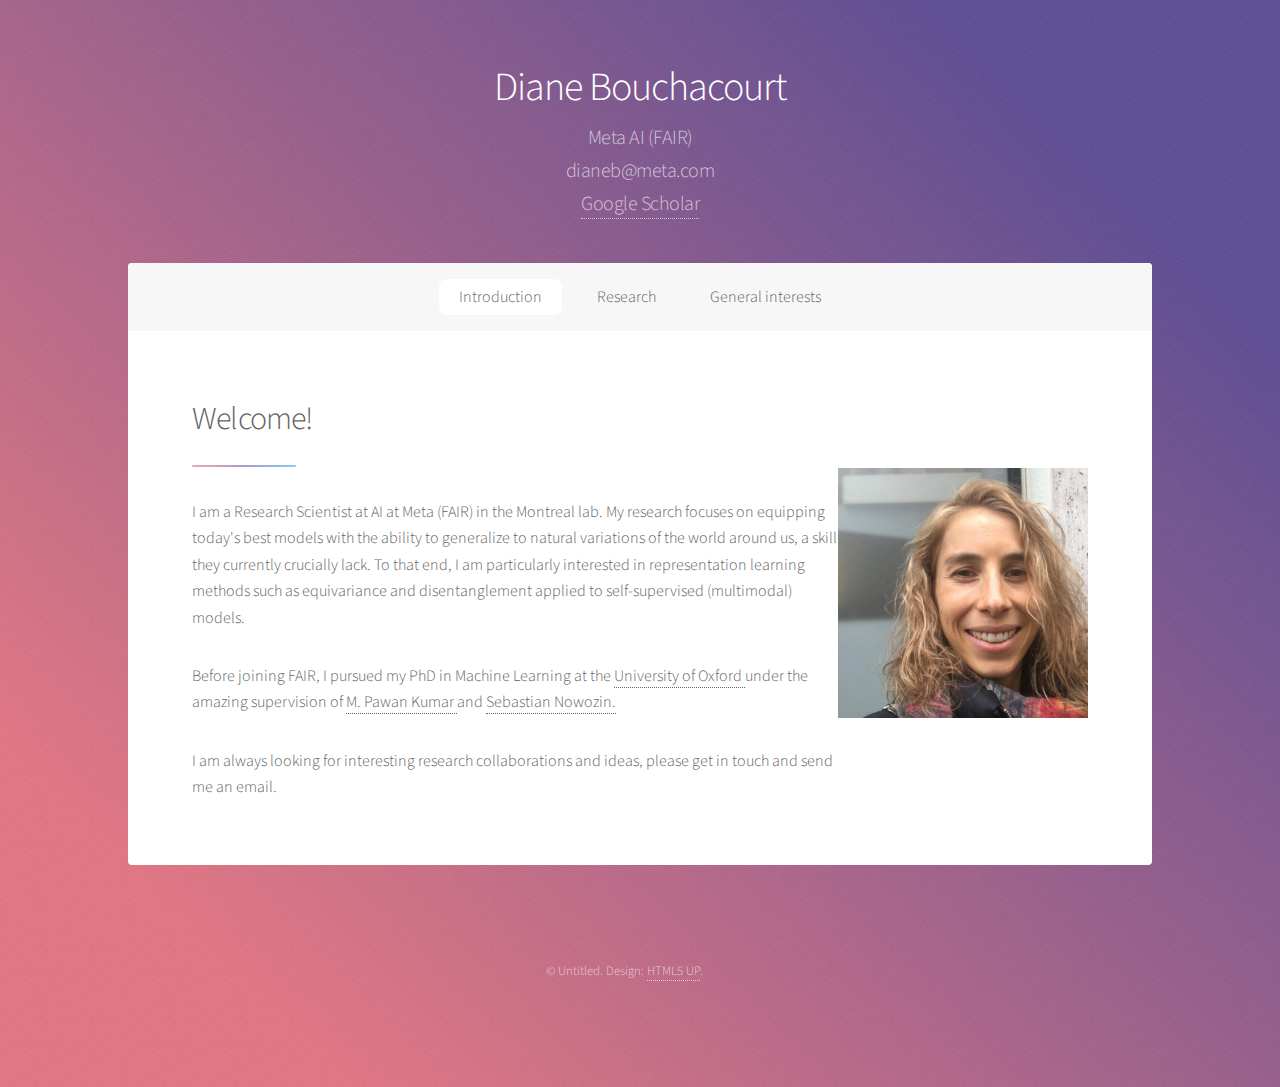
<file: index.html>
<!DOCTYPE HTML>
<!--
	Stellar by HTML5 UP
	html5up.net | @ajlkn
	Free for personal and commercial use under the CCA 3.0 license (html5up.net/license)
-->
<!-- <meta http-equiv="refresh" content="0; url=https://dianebouchacourt.github.io/index.html"> -->

<html>
	<head>
		<title>Diane Bouchacourt</title>
		<meta charset="utf-8" />
		<meta name="viewport" content="width=device-width, initial-scale=1, user-scalable=no" />
		<link rel="stylesheet" href="assets/css/main.css" />
		<noscript><link rel="stylesheet" href="assets/css/noscript.css" /></noscript>
	</head>

	<body class="is-preload">

		<!-- Wrapper -->
			<div id="wrapper">

				<!-- Header -->
                <header id="header" >
                    <h1>Diane Bouchacourt</h1>
                    <p>Meta AI (FAIR)<br />
                    dianeb@meta.com<br />
                    <a href="https://scholar.google.com/citations?hl=fr&user=iXOzeWUAAAAJ&view_op=list_works&sortby=pubdate" target="_blank" rel="noopener noreferrer">Google Scholar</a>
                </header>
				
				<!-- Nav -->
					<nav id="nav">
						<ul>
							<li><a href="index.html" class="active">Introduction</a></li>
							<li><a href="pubs.html">Research</a></li>
							<li><a href="interests.html">General interests</a></li>
						</ul>
					</nav>
					<div id="main"> 
							<section id="intro" class="main"> 
								<div class="spotlight">
									<div class="content">
										<header class="major">
											<h2>Welcome!</h2>
										</header>
										<p>I am a Research Scientist at AI at Meta (FAIR) in the Montreal lab. 
											My research focuses on equipping today's best models with the ability to generalize to natural variations of the world around us, a skill they currently crucially lack.  
											To that end, I am particularly interested in representation learning methods such as equivariance and disentanglement applied to self-supervised (multimodal) models.</p>
										<p>Before joining FAIR, I pursued my PhD in Machine Learning at the <a href="https://www.ox.ac.uk/"> University of Oxford </a> under the amazing supervision of 
											<a href="http://mpawankumar.info/"> M. Pawan Kumar </a> and <a href="https://www.nowozin.net/sebastian/">Sebastian Nowozin.</a> </p>
										<p>
										
										<p> I am always looking for interesting research collaborations and ideas, please get in touch and send me an email.
									</div>
									<span class="logo"><img src="images/personalimg.jpeg"  style="max-width: 250px; height: auto; " alt="" /></span>
								</div>
							</section>
					</div>

					<footer id="footer">
						<p class="copyright">&copy; Untitled. Design: <a href="https://html5up.net">HTML5 UP</a>.</p>
					</footer>

			</div>

		<!-- Scripts -->
			<script src="assets/js/jquery.min.js"></script>
			<script src="assets/js/jquery.scrollex.min.js"></script>
			<script src="assets/js/jquery.scrolly.min.js"></script>
			<script src="assets/js/browser.min.js"></script>
			<script src="assets/js/breakpoints.min.js"></script>
			<script src="assets/js/util.js"></script>
			<script src="assets/js/main.js"></script>

	</body>
</html>
</file>
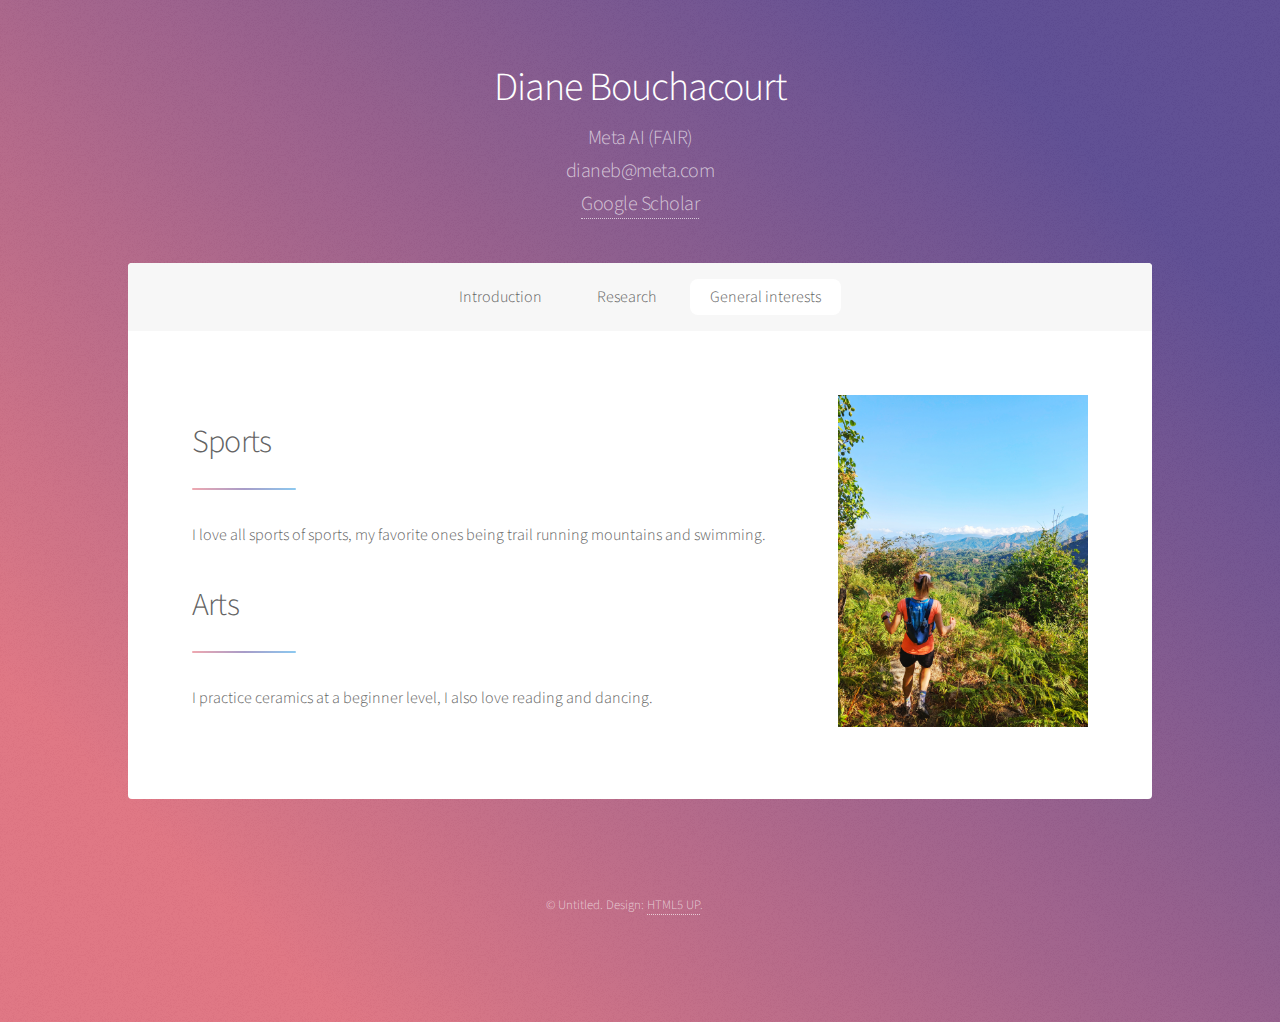
<file: interests.html>
<!DOCTYPE HTML>
<!--
	Stellar by HTML5 UP
	html5up.net | @ajlkn
	Free for personal and commercial use under the CCA 3.0 license (html5up.net/license)
-->
<html>
	<head>
		<title>Diane Bouchacourt</title>
		<meta charset="utf-8" />
		<meta name="viewport" content="width=device-width, initial-scale=1, user-scalable=no" />
		<link rel="stylesheet" href="assets/css/main.css" />
		<noscript><link rel="stylesheet" href="assets/css/noscript.css" /></noscript>
	</head>


	<body class="is-preload">

		<!-- Wrapper -->
			<div id="wrapper">

				<!-- Header -->
                <header id="header" >
                    <h1>Diane Bouchacourt</h1>
                    <p>Meta AI (FAIR)<br />
                    dianeb@meta.com<br />
                    <a href="https://scholar.google.com/citations?hl=fr&user=iXOzeWUAAAAJ&view_op=list_works&sortby=pubdate" target="_blank" rel="noopener noreferrer">Google Scholar</a>
                </header>
				
				<!-- Nav -->
					<nav id="nav">
						<ul>
							<li><a href="index.html">Introduction</a></li>
							<li><a href="pubs.html">Research</a></li>
							<li><a href="interests.html" class="active">General interests</a></li>
						</ul>
					</nav>

					<div id="main"> 
							<section id="intro" class="main"> 
								<div class="spotlight">
									<div class="content">
										<header class="major">
											<h2>Sports</h2>
										</header>
										<p>I love all sports of sports, my favorite ones being trail running mountains and swimming.</p>
                                        <header class="major">
                                            <h2>Arts</h2>
                                        </header>
                                        <p>I practice ceramics at a beginner level, I also love reading and dancing.</p>
                                    </div>
                                    <span class="logo"><img src="images/running.jpeg"  style="max-width: 250px; height: auto; " alt="" /></span>
                                </div>
							</section>
					</div>
					<footer id="footer">
						<p class="copyright">&copy; Untitled. Design: <a href="https://html5up.net">HTML5 UP</a>.</p>
					</footer>

			</div>

		<!-- Scripts -->
			<script src="assets/js/jquery.min.js"></script>
			<script src="assets/js/jquery.scrollex.min.js"></script>
			<script src="assets/js/jquery.scrolly.min.js"></script>
			<script src="assets/js/browser.min.js"></script>
			<script src="assets/js/breakpoints.min.js"></script>
			<script src="assets/js/util.js"></script>
			<script src="assets/js/main.js"></script>

	</body>
</html>
</file>
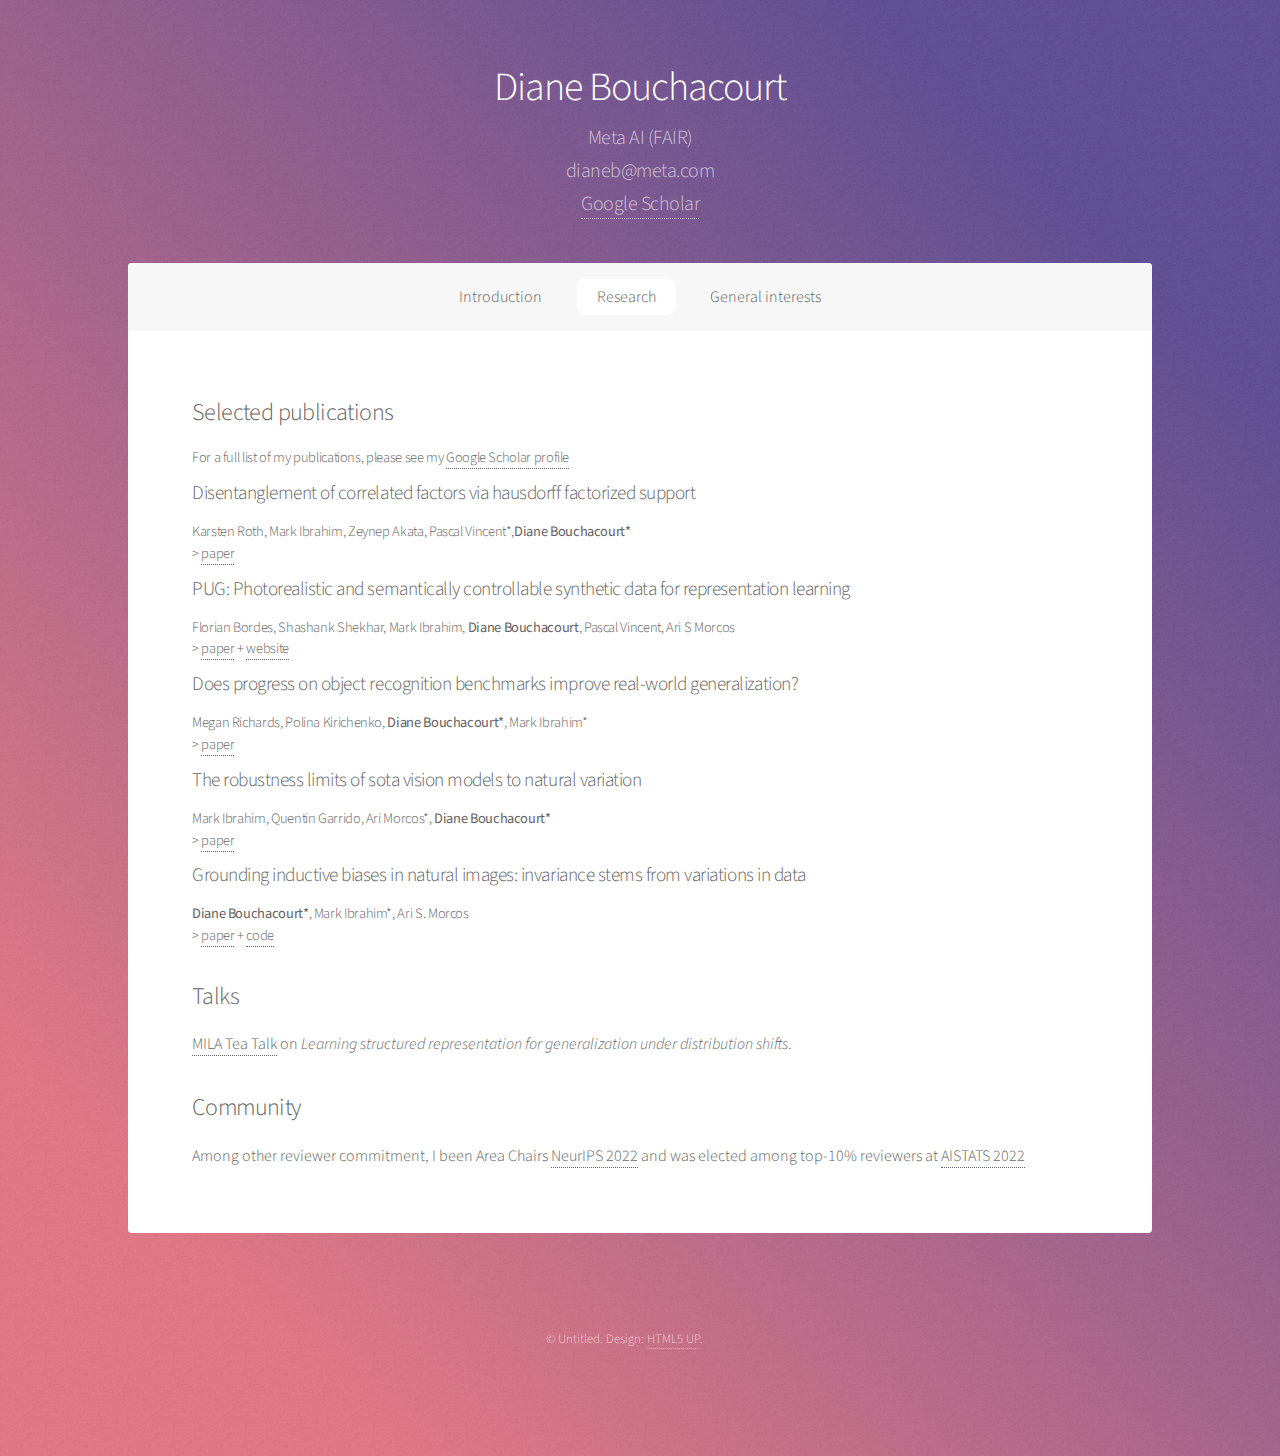
<file: pubs.html>
<!DOCTYPE HTML>
<!--
	Stellar by HTML5 UP
	html5up.net | @ajlkn
	Free for personal and commercial use under the CCA 3.0 license (html5up.net/license)
-->
<html>
	<head>
		<title>Diane Bouchacourt</title>
		<meta charset="utf-8" />
		<meta name="viewport" content="width=device-width, initial-scale=1, user-scalable=no" />
		<link rel="stylesheet" href="assets/css/main.css" />
		<noscript><link rel="stylesheet" href="assets/css/noscript.css" /></noscript>
	</head>
    
	<body class="is-preload">

		<!-- Wrapper -->
			<div id="wrapper">

				<!-- Header -->
                <header id="header" >
                    <h1>Diane Bouchacourt</h1>
                    <p>Meta AI (FAIR)<br />
                    dianeb@meta.com<br />
                    <a href="https://scholar.google.com/citations?hl=fr&user=iXOzeWUAAAAJ&view_op=list_works&sortby=pubdate" target="_blank" rel="noopener noreferrer">Google Scholar</a>
                </header>

            <!-- Nav -->
                <nav id="nav">
                    <ul>
                        <li><a href="index.html">Introduction</a></li>
                        <li><a href="pubs.html"class="active">Research</a></li>
                        <li><a href="interests.html">General interests</a></li>
                    </ul>
                </nav>

                <div id="main"> 
                    <section id="intro" class="main"> 
                        <div class="spotlight">
                            <div class="content">
                            <h2>
                                Selected publications
                            </h2>

                                <h5>
                                    For a full list of my publications, please see my <a href="https://scholar.google.com/citations?hl=fr&user=iXOzeWUAAAAJ&view_op=list_works&sortby=pubdate" target="_blank" rel="noopener noreferrer">Google Scholar profile</a>
                                </h5>
                            
                            <h3>Disentanglement of correlated factors via hausdorff factorized support </h3>
                            <!-- <h5>
                                Disentangling correlated factors of variation with Hausdorff distance enhance model's robustness to distribution shifts. ICLR 2023
                            </h5> -->
                            <h5>
                                Karsten Roth, Mark Ibrahim, Zeynep Akata, Pascal Vincent*,<b>Diane Bouchacourt*</b>
                                <br>
                                > <a href="https://arxiv.org/pdf/2210.07347.pdf">paper</a>
                            </h5>

                            <h3>PUG: Photorealistic and semantically controllable synthetic data for representation learning</h3>
                            <!-- <h5>
                                New photorealistic benchmark for evaluating models robustness. NeurIPS 2023
                            </h5> -->
                            <h5>
                                Florian Bordes, Shashank Shekhar, Mark Ibrahim, <b>Diane Bouchacourt</b>, Pascal Vincent, Ari S Morcos
                                <br>
                                > <a href="https://arxiv.org/abs/2308.03977">paper</a> + <a href="https://pug.metademolab.com/">website</a>
                            </h5>

                            <h3>Does progress on object recognition benchmarks improve real-world generalization?</h3>
                            <!-- <h5> -->
                                <!-- Progress on ImageNet out-of-distributinon benchmarks does not translate to real world geographic generalization. -->
                            <!-- </h5> -->
                            <h5>                        
                                Megan Richards, Polina Kirichenko, <b>Diane Bouchacourt*</b>, Mark Ibrahim* <br>
                                > <a href="https://arxiv.org/pdf/2308.03977.pdf">paper</a> 
                            </h5>

                            <h3>The robustness limits of sota vision models to natural variation </h3>
                            <!-- <h5> -->
                                <!-- State-of-the-art models are brittle to common natural variations in pose, background, etc. TMLR 2023 -->
                            <!-- </h5> -->
                            <h5>
                                Mark Ibrahim, Quentin Garrido, Ari Morcos*, <b>Diane Bouchacourt*</b>
                                <br>
                                > <a href="https://arxiv.org/abs/2210.13604">paper</a>
                            </h5>
    
                            <h3>Grounding inductive biases in natural images: invariance stems from variations in data</h3>
                            <!-- <h5> -->
                               <!-- Data is the main factor for the invariances models learn, NeurIPS 2021. -->
                            <!-- </h5> -->
                            <h5>
                                <b>Diane Bouchacourt*</b>, Mark Ibrahim*, Ari S. Morcos

                                <br>
                                > <a href="https://arxiv.org/abs/2106.05121">paper</a>
                                +
                                <a href="https://github.com/facebookresearch/grounding-inductive-biases">code</a>
                            </h5>

                        </div>
                    </div>

                    <section id="intro" class="main"> 
                        <div class="spotlight">
                            <div class="content">
                        <h2>
                            Talks
                        </h2>
                        <a href="https://sites.google.com/lisa.iro.umontreal.ca/tea-talks/winter-2023"> MILA Tea Talk</a> on <i> Learning structured representation for generalization under distribution shifts</i>.

                        </div>
                    </div>
                    </section>

                    <section id="intro" class="main"> 
                        <div class="spotlight">
                            <div class="content">
                        <h2>
                            Community
                        </h2>
                        Among other reviewer commitment, I been Area Chairs <a href="https://neurips.cc/Conferences/2022"> NeurIPS 2022</a> 
                        and was elected among top-10% reviewers at <a href="https://virtual.aistats.org/Conferences/2022/Reviewers"> AISTATS 2022</a>

                        </div>
                    </div>
                    </section>
            </div>

			</div>

                <footer id="footer">
                    <p class="copyright">&copy; Untitled. Design: <a href="https://html5up.net">HTML5 UP</a>.</p>
                </footer>

			</div>

		<!-- Scripts -->
			<script src="assets/js/jquery.min.js"></script>
			<script src="assets/js/jquery.scrollex.min.js"></script>
			<script src="assets/js/jquery.scrolly.min.js"></script>
			<script src="assets/js/browser.min.js"></script>
			<script src="assets/js/breakpoints.min.js"></script>
			<script src="assets/js/util.js"></script>
			<script src="assets/js/main.js"></script>

	</body>
</html>
</file>
<file: assets/css/noscript.css>
/*
	Stellar by HTML5 UP
	html5up.net | @ajlkn
	Free for personal and commercial use under the CCA 3.0 license (html5up.net/license)
*/

/* Header */

	body.is-preload #header.alt > * {
		opacity: 1;
	}

	body.is-preload #header.alt .logo {
		-moz-transform: none;
		-webkit-transform: none;
		-ms-transform: none;
		transform: none;
	}
</file>
<file: assets/css/main.css>
@import url(fontawesome-all.min.css);
@import 'https://fonts.googleapis.com/css?family=Source+Sans+Pro:300,400';

/*
	Stellar by HTML5 UP
	html5up.net | @ajlkn
	Free for personal and commercial use under the CCA 3.0 license (html5up.net/license)
*/

html, body, div, span, applet, object,
iframe, h1, h2, h3, h4, h5, h6, p, blockquote,
pre, a, abbr, acronym, address, big, cite,
code, del, dfn, em, img, ins, kbd, q, s, samp,
small, strike, strong, sub, sup, tt, var, b,
u, i, center, dl, dt, dd, ol, ul, li, fieldset,
form, label, legend, table, caption, tbody,
tfoot, thead, tr, th, td, article, aside,
canvas, details, embed, figure, figcaption,
footer, header, hgroup, menu, nav, output, ruby,
section, summary, time, mark, audio, video {
	margin: 0;
	padding: 0;
	border: 0;
	font-size: 100%;
	font: inherit;
	vertical-align: baseline;}

article, aside, details, figcaption, figure,
footer, header, hgroup, menu, nav, section {
	display: block;}

body {
	line-height: 1;
}

ol, ul {
	list-style: none;
}

blockquote, q {
	quotes: none;
}

	blockquote:before, blockquote:after, q:before, q:after {
		content: '';
		content: none;
	}

table {
	border-collapse: collapse;
	border-spacing: 0;
}

body {
	-webkit-text-size-adjust: none;
}

mark {
	background-color: transparent;
	color: inherit;
}

input::-moz-focus-inner {
	border: 0;
	padding: 0;
}

input, select, textarea {
	-moz-appearance: none;
	-webkit-appearance: none;
	-ms-appearance: none;
	appearance: none;
}

/* Basic */

	@-ms-viewport {
		width: device-width;
	}

	body {
		-ms-overflow-style: scrollbar;
	}

	@media screen and (max-width: 480px) {

		html, body {
			min-width: 320px;
		}

	}

	html {
		box-sizing: border-box;
	}

	*, *:before, *:after {
		box-sizing: inherit;
	}

	body {
		background-color: #935d8c;
		background-image: url("images/overlay.png"), -moz-linear-gradient(45deg, #e37682 15%, #5f4d93 85%);
		background-image: url("images/overlay.png"), -webkit-linear-gradient(45deg, #e37682 15%, #5f4d93 85%);
		background-image: url("images/overlay.png"), -ms-linear-gradient(45deg, #e37682 15%, #5f4d93 85%);
		background-image: url("images/overlay.png"), linear-gradient(45deg, #e37682 15%, #5f4d93 85%);
	}

		body.is-preload *, body.is-preload *:before, body.is-preload *:after {
			-moz-animation: none !important;
			-webkit-animation: none !important;
			-ms-animation: none !important;
			animation: none !important;
			-moz-transition: none !important;
			-webkit-transition: none !important;
			-ms-transition: none !important;
			transition: none !important;
		}

/* Type */

	body {
		background-color: #935d8c;
		color: rgba(255, 255, 255, 0.65);
	}

	body, input, select, textarea {
		font-family: "Source Sans Pro", Helvetica, sans-serif;
		font-size: 17pt;
		font-weight: 300;
		line-height: 1.65;
	}

		@media screen and (max-width: 1680px) {

			body, input, select, textarea {
				font-size: 14pt;
			}

		}

		@media screen and (max-width: 1280px) {

			body, input, select, textarea {
				font-size: 12pt;
			}

		}

		@media screen and (max-width: 360px) {

			body, input, select, textarea {
				font-size: 11pt;
			}

		}

	a {
		-moz-transition: color 0.2s ease, border-bottom 0.2s ease;
		-webkit-transition: color 0.2s ease, border-bottom 0.2s ease;
		-ms-transition: color 0.2s ease, border-bottom 0.2s ease;
		transition: color 0.2s ease, border-bottom 0.2s ease;
		text-decoration: none;
		border-bottom: dotted 1px;
		color: inherit;
	}

		a:hover {
			border-bottom-color: transparent;
		}

	strong, b {
		font-weight: 400;
	}

	em, i {
		font-style: italic;
	}

	p {
		margin: 0 0 2em 0;
	}

		p.content {
			-moz-columns: 20em 2;
			-webkit-columns: 20em 2;
			-ms-columns: 20em 2;
			columns: 20em 2;
			-moz-column-gap: 2em;
			-webkit-column-gap: 2em;
			-ms-column-gap: 2em;
			column-gap: 2em;
			text-align: justify;
		}

	h1, h2, h3, h4, h5, h6 {
		font-weight: 300;
		line-height: 1.5;
		margin: 0 0 0.7em 0;
		letter-spacing: -0.025em;
	}

		h1 a, h2 a, h3 a, h4 a, h5 a, h6 a {
			color: inherit;
			text-decoration: none;
		}

	h1 {
		font-size: 2.5em;
		line-height: 1.2;
	}

	h2 {
		font-size: 1.5em;
	}

	h3 {
		font-size: 1.2em;
	}

	h4 {
		font-size: 1.1em;
	}

	h5 {
		font-size: 0.9em;
	}

	h6 {
		font-size: 0.7em;
	}

	@media screen and (max-width: 736px) {

		h1 {
			font-size: 2em;
		}

	}

	sub {
		font-size: 0.8em;
		position: relative;
		top: 0.5em;
	}

	sup {
		font-size: 0.8em;
		position: relative;
		top: -0.5em;
	}

	blockquote {
		border-left: solid 4px;
		font-style: italic;
		margin: 0 0 2em 0;
		padding: 0.5em 0 0.5em 2em;
	}

	code {
		border-radius: 8px;
		border: solid 1px;
		font-family: "Courier New", monospace;
		font-size: 0.9em;
		margin: 0 0.25em;
		padding: 0.25em 0.65em;
	}

	pre {
		-webkit-overflow-scrolling: touch;
		font-family: "Courier New", monospace;
		font-size: 0.9em;
		margin: 0 0 2em 0;
	}

		pre code {
			display: block;
			line-height: 1.75;
			padding: 1em 1.5em;
			overflow-x: auto;
		}

	hr {
		border: 0;
		border-bottom: solid 1px;
		margin: 2em 0;
	}

		hr.major {
			margin: 3em 0;
		}

	.align-left {
		text-align: left;
	}

	.align-center {
		text-align: center;
	}

	.align-right {
		text-align: right;
	}

	input, select, textarea {
		color: #ffffff;
	}

	a:hover {
		color: #ffffff;
	}

	strong, b {
		color: #ffffff;
	}

	h1, h2, h3, h4, h5, h6 {
		color: #ffffff;
	}

	blockquote {
		border-left-color: rgba(255, 255, 255, 0.35);
	}

	code {
		background: rgba(255, 255, 255, 0.075);
		border-color: rgba(255, 255, 255, 0.35);
	}

	hr {
		border-bottom-color: rgba(255, 255, 255, 0.35);
	}

/* Row */

	.row {
		display: flex;
		flex-wrap: wrap;
		box-sizing: border-box;
		align-items: stretch;
	}

		.row > * {
			box-sizing: border-box;
		}

		.row.gtr-uniform > * > :last-child {
			margin-bottom: 0;
		}

		.row.aln-left {
			justify-content: flex-start;
		}

		.row.aln-center {
			justify-content: center;
		}

		.row.aln-right {
			justify-content: flex-end;
		}

		.row.aln-top {
			align-items: flex-start;
		}

		.row.aln-middle {
			align-items: center;
		}

		.row.aln-bottom {
			align-items: flex-end;
		}

		.row > .imp {
			order: -1;
		}

		.row > .col-1 {
			width: 8.33333%;
		}

		.row > .off-1 {
			margin-left: 8.33333%;
		}

		.row > .col-2 {
			width: 16.66667%;
		}

		.row > .off-2 {
			margin-left: 16.66667%;
		}

		.row > .col-3 {
			width: 25%;
		}

		.row > .off-3 {
			margin-left: 25%;
		}

		.row > .col-4 {
			width: 33.33333%;
		}

		.row > .off-4 {
			margin-left: 33.33333%;
		}

		.row > .col-5 {
			width: 41.66667%;
		}

		.row > .off-5 {
			margin-left: 41.66667%;
		}

		.row > .col-6 {
			width: 50%;
		}

		.row > .off-6 {
			margin-left: 50%;
		}

		.row > .col-7 {
			width: 58.33333%;
		}

		.row > .off-7 {
			margin-left: 58.33333%;
		}

		.row > .col-8 {
			width: 66.66667%;
		}

		.row > .off-8 {
			margin-left: 66.66667%;
		}

		.row > .col-9 {
			width: 75%;
		}

		.row > .off-9 {
			margin-left: 75%;
		}

		.row > .col-10 {
			width: 83.33333%;
		}

		.row > .off-10 {
			margin-left: 83.33333%;
		}

		.row > .col-11 {
			width: 91.66667%;
		}

		.row > .off-11 {
			margin-left: 91.66667%;
		}

		.row > .col-12 {
			width: 100%;
		}

		.row > .off-12 {
			margin-left: 100%;
		}

		.row.gtr-0 {
			margin-top: 0;
			margin-left: 0em;
		}

			.row.gtr-0 > * {
				padding: 0 0 0 0em;
			}

			.row.gtr-0.gtr-uniform {
				margin-top: 0em;
			}

				.row.gtr-0.gtr-uniform > * {
					padding-top: 0em;
				}

		.row.gtr-25 {
			margin-top: 0;
			margin-left: -0.375em;
		}

			.row.gtr-25 > * {
				padding: 0 0 0 0.375em;
			}

			.row.gtr-25.gtr-uniform {
				margin-top: -0.375em;
			}

				.row.gtr-25.gtr-uniform > * {
					padding-top: 0.375em;
				}

		.row.gtr-50 {
			margin-top: 0;
			margin-left: -0.75em;
		}

			.row.gtr-50 > * {
				padding: 0 0 0 0.75em;
			}

			.row.gtr-50.gtr-uniform {
				margin-top: -0.75em;
			}

				.row.gtr-50.gtr-uniform > * {
					padding-top: 0.75em;
				}

		.row {
			margin-top: 0;
			margin-left: -1.5em;
		}

			.row > * {
				padding: 0 0 0 1.5em;
			}

			.row.gtr-uniform {
				margin-top: -1.5em;
			}

				.row.gtr-uniform > * {
					padding-top: 1.5em;
				}

		.row.gtr-150 {
			margin-top: 0;
			margin-left: -2.25em;
		}

			.row.gtr-150 > * {
				padding: 0 0 0 2.25em;
			}

			.row.gtr-150.gtr-uniform {
				margin-top: -2.25em;
			}

				.row.gtr-150.gtr-uniform > * {
					padding-top: 2.25em;
				}

		.row.gtr-200 {
			margin-top: 0;
			margin-left: -3em;
		}

			.row.gtr-200 > * {
				padding: 0 0 0 3em;
			}

			.row.gtr-200.gtr-uniform {
				margin-top: -3em;
			}

				.row.gtr-200.gtr-uniform > * {
					padding-top: 3em;
				}

		@media screen and (max-width: 1680px) {

			.row {
				display: flex;
				flex-wrap: wrap;
				box-sizing: border-box;
				align-items: stretch;
			}

				.row > * {
					box-sizing: border-box;
				}

				.row.gtr-uniform > * > :last-child {
					margin-bottom: 0;
				}

				.row.aln-left {
					justify-content: flex-start;
				}

				.row.aln-center {
					justify-content: center;
				}

				.row.aln-right {
					justify-content: flex-end;
				}

				.row.aln-top {
					align-items: flex-start;
				}

				.row.aln-middle {
					align-items: center;
				}

				.row.aln-bottom {
					align-items: flex-end;
				}

				.row > .imp-xlarge {
					order: -1;
				}

				.row > .col-1-xlarge {
					width: 8.33333%;
				}

				.row > .off-1-xlarge {
					margin-left: 8.33333%;
				}

				.row > .col-2-xlarge {
					width: 16.66667%;
				}

				.row > .off-2-xlarge {
					margin-left: 16.66667%;
				}

				.row > .col-3-xlarge {
					width: 25%;
				}

				.row > .off-3-xlarge {
					margin-left: 25%;
				}

				.row > .col-4-xlarge {
					width: 33.33333%;
				}

				.row > .off-4-xlarge {
					margin-left: 33.33333%;
				}

				.row > .col-5-xlarge {
					width: 41.66667%;
				}

				.row > .off-5-xlarge {
					margin-left: 41.66667%;
				}

				.row > .col-6-xlarge {
					width: 50%;
				}

				.row > .off-6-xlarge {
					margin-left: 50%;
				}

				.row > .col-7-xlarge {
					width: 58.33333%;
				}

				.row > .off-7-xlarge {
					margin-left: 58.33333%;
				}

				.row > .col-8-xlarge {
					width: 66.66667%;
				}

				.row > .off-8-xlarge {
					margin-left: 66.66667%;
				}

				.row > .col-9-xlarge {
					width: 75%;
				}

				.row > .off-9-xlarge {
					margin-left: 75%;
				}

				.row > .col-10-xlarge {
					width: 83.33333%;
				}

				.row > .off-10-xlarge {
					margin-left: 83.33333%;
				}

				.row > .col-11-xlarge {
					width: 91.66667%;
				}

				.row > .off-11-xlarge {
					margin-left: 91.66667%;
				}

				.row > .col-12-xlarge {
					width: 100%;
				}

				.row > .off-12-xlarge {
					margin-left: 100%;
				}

				.row.gtr-0 {
					margin-top: 0;
					margin-left: 0em;
				}

					.row.gtr-0 > * {
						padding: 0 0 0 0em;
					}

					.row.gtr-0.gtr-uniform {
						margin-top: 0em;
					}

						.row.gtr-0.gtr-uniform > * {
							padding-top: 0em;
						}

				.row.gtr-25 {
					margin-top: 0;
					margin-left: -0.375em;
				}

					.row.gtr-25 > * {
						padding: 0 0 0 0.375em;
					}

					.row.gtr-25.gtr-uniform {
						margin-top: -0.375em;
					}

						.row.gtr-25.gtr-uniform > * {
							padding-top: 0.375em;
						}

				.row.gtr-50 {
					margin-top: 0;
					margin-left: -0.75em;
				}

					.row.gtr-50 > * {
						padding: 0 0 0 0.75em;
					}

					.row.gtr-50.gtr-uniform {
						margin-top: -0.75em;
					}

						.row.gtr-50.gtr-uniform > * {
							padding-top: 0.75em;
						}

				.row {
					margin-top: 0;
					margin-left: -1.5em;
				}

					.row > * {
						padding: 0 0 0 1.5em;
					}

					.row.gtr-uniform {
						margin-top: -1.5em;
					}

						.row.gtr-uniform > * {
							padding-top: 1.5em;
						}

				.row.gtr-150 {
					margin-top: 0;
					margin-left: -2.25em;
				}

					.row.gtr-150 > * {
						padding: 0 0 0 2.25em;
					}

					.row.gtr-150.gtr-uniform {
						margin-top: -2.25em;
					}

						.row.gtr-150.gtr-uniform > * {
							padding-top: 2.25em;
						}

				.row.gtr-200 {
					margin-top: 0;
					margin-left: -3em;
				}

					.row.gtr-200 > * {
						padding: 0 0 0 3em;
					}

					.row.gtr-200.gtr-uniform {
						margin-top: -3em;
					}

						.row.gtr-200.gtr-uniform > * {
							padding-top: 3em;
						}

		}

		@media screen and (max-width: 1280px) {

			.row {
				display: flex;
				flex-wrap: wrap;
				box-sizing: border-box;
				align-items: stretch;
			}

				.row > * {
					box-sizing: border-box;
				}

				.row.gtr-uniform > * > :last-child {
					margin-bottom: 0;
				}

				.row.aln-left {
					justify-content: flex-start;
				}

				.row.aln-center {
					justify-content: center;
				}

				.row.aln-right {
					justify-content: flex-end;
				}

				.row.aln-top {
					align-items: flex-start;
				}

				.row.aln-middle {
					align-items: center;
				}

				.row.aln-bottom {
					align-items: flex-end;
				}

				.row > .imp-large {
					order: -1;
				}

				.row > .col-1-large {
					width: 8.33333%;
				}

				.row > .off-1-large {
					margin-left: 8.33333%;
				}

				.row > .col-2-large {
					width: 16.66667%;
				}

				.row > .off-2-large {
					margin-left: 16.66667%;
				}

				.row > .col-3-large {
					width: 25%;
				}

				.row > .off-3-large {
					margin-left: 25%;
				}

				.row > .col-4-large {
					width: 33.33333%;
				}

				.row > .off-4-large {
					margin-left: 33.33333%;
				}

				.row > .col-5-large {
					width: 41.66667%;
				}

				.row > .off-5-large {
					margin-left: 41.66667%;
				}

				.row > .col-6-large {
					width: 50%;
				}

				.row > .off-6-large {
					margin-left: 50%;
				}

				.row > .col-7-large {
					width: 58.33333%;
				}

				.row > .off-7-large {
					margin-left: 58.33333%;
				}

				.row > .col-8-large {
					width: 66.66667%;
				}

				.row > .off-8-large {
					margin-left: 66.66667%;
				}

				.row > .col-9-large {
					width: 75%;
				}

				.row > .off-9-large {
					margin-left: 75%;
				}

				.row > .col-10-large {
					width: 83.33333%;
				}

				.row > .off-10-large {
					margin-left: 83.33333%;
				}

				.row > .col-11-large {
					width: 91.66667%;
				}

				.row > .off-11-large {
					margin-left: 91.66667%;
				}

				.row > .col-12-large {
					width: 100%;
				}

				.row > .off-12-large {
					margin-left: 100%;
				}

				.row.gtr-0 {
					margin-top: 0;
					margin-left: 0em;
				}

					.row.gtr-0 > * {
						padding: 0 0 0 0em;
					}

					.row.gtr-0.gtr-uniform {
						margin-top: 0em;
					}

						.row.gtr-0.gtr-uniform > * {
							padding-top: 0em;
						}

				.row.gtr-25 {
					margin-top: 0;
					margin-left: -0.375em;
				}

					.row.gtr-25 > * {
						padding: 0 0 0 0.375em;
					}

					.row.gtr-25.gtr-uniform {
						margin-top: -0.375em;
					}

						.row.gtr-25.gtr-uniform > * {
							padding-top: 0.375em;
						}

				.row.gtr-50 {
					margin-top: 0;
					margin-left: -0.75em;
				}

					.row.gtr-50 > * {
						padding: 0 0 0 0.75em;
					}

					.row.gtr-50.gtr-uniform {
						margin-top: -0.75em;
					}

						.row.gtr-50.gtr-uniform > * {
							padding-top: 0.75em;
						}

				.row {
					margin-top: 0;
					margin-left: -1.5em;
				}

					.row > * {
						padding: 0 0 0 1.5em;
					}

					.row.gtr-uniform {
						margin-top: -1.5em;
					}

						.row.gtr-uniform > * {
							padding-top: 1.5em;
						}

				.row.gtr-150 {
					margin-top: 0;
					margin-left: -2.25em;
				}

					.row.gtr-150 > * {
						padding: 0 0 0 2.25em;
					}

					.row.gtr-150.gtr-uniform {
						margin-top: -2.25em;
					}

						.row.gtr-150.gtr-uniform > * {
							padding-top: 2.25em;
						}

				.row.gtr-200 {
					margin-top: 0;
					margin-left: -3em;
				}

					.row.gtr-200 > * {
						padding: 0 0 0 3em;
					}

					.row.gtr-200.gtr-uniform {
						margin-top: -3em;
					}

						.row.gtr-200.gtr-uniform > * {
							padding-top: 3em;
						}

		}

		@media screen and (max-width: 980px) {

			.row {
				display: flex;
				flex-wrap: wrap;
				box-sizing: border-box;
				align-items: stretch;
			}

				.row > * {
					box-sizing: border-box;
				}

				.row.gtr-uniform > * > :last-child {
					margin-bottom: 0;
				}

				.row.aln-left {
					justify-content: flex-start;
				}

				.row.aln-center {
					justify-content: center;
				}

				.row.aln-right {
					justify-content: flex-end;
				}

				.row.aln-top {
					align-items: flex-start;
				}

				.row.aln-middle {
					align-items: center;
				}

				.row.aln-bottom {
					align-items: flex-end;
				}

				.row > .imp-medium {
					order: -1;
				}

				.row > .col-1-medium {
					width: 8.33333%;
				}

				.row > .off-1-medium {
					margin-left: 8.33333%;
				}

				.row > .col-2-medium {
					width: 16.66667%;
				}

				.row > .off-2-medium {
					margin-left: 16.66667%;
				}

				.row > .col-3-medium {
					width: 25%;
				}

				.row > .off-3-medium {
					margin-left: 25%;
				}

				.row > .col-4-medium {
					width: 33.33333%;
				}

				.row > .off-4-medium {
					margin-left: 33.33333%;
				}

				.row > .col-5-medium {
					width: 41.66667%;
				}

				.row > .off-5-medium {
					margin-left: 41.66667%;
				}

				.row > .col-6-medium {
					width: 50%;
				}

				.row > .off-6-medium {
					margin-left: 50%;
				}

				.row > .col-7-medium {
					width: 58.33333%;
				}

				.row > .off-7-medium {
					margin-left: 58.33333%;
				}

				.row > .col-8-medium {
					width: 66.66667%;
				}

				.row > .off-8-medium {
					margin-left: 66.66667%;
				}

				.row > .col-9-medium {
					width: 75%;
				}

				.row > .off-9-medium {
					margin-left: 75%;
				}

				.row > .col-10-medium {
					width: 83.33333%;
				}

				.row > .off-10-medium {
					margin-left: 83.33333%;
				}

				.row > .col-11-medium {
					width: 91.66667%;
				}

				.row > .off-11-medium {
					margin-left: 91.66667%;
				}

				.row > .col-12-medium {
					width: 100%;
				}

				.row > .off-12-medium {
					margin-left: 100%;
				}

				.row.gtr-0 {
					margin-top: 0;
					margin-left: 0em;
				}

					.row.gtr-0 > * {
						padding: 0 0 0 0em;
					}

					.row.gtr-0.gtr-uniform {
						margin-top: 0em;
					}

						.row.gtr-0.gtr-uniform > * {
							padding-top: 0em;
						}

				.row.gtr-25 {
					margin-top: 0;
					margin-left: -0.375em;
				}

					.row.gtr-25 > * {
						padding: 0 0 0 0.375em;
					}

					.row.gtr-25.gtr-uniform {
						margin-top: -0.375em;
					}

						.row.gtr-25.gtr-uniform > * {
							padding-top: 0.375em;
						}

				.row.gtr-50 {
					margin-top: 0;
					margin-left: -0.75em;
				}

					.row.gtr-50 > * {
						padding: 0 0 0 0.75em;
					}

					.row.gtr-50.gtr-uniform {
						margin-top: -0.75em;
					}

						.row.gtr-50.gtr-uniform > * {
							padding-top: 0.75em;
						}

				.row {
					margin-top: 0;
					margin-left: -1.5em;
				}

					.row > * {
						padding: 0 0 0 1.5em;
					}

					.row.gtr-uniform {
						margin-top: -1.5em;
					}

						.row.gtr-uniform > * {
							padding-top: 1.5em;
						}

				.row.gtr-150 {
					margin-top: 0;
					margin-left: -2.25em;
				}

					.row.gtr-150 > * {
						padding: 0 0 0 2.25em;
					}

					.row.gtr-150.gtr-uniform {
						margin-top: -2.25em;
					}

						.row.gtr-150.gtr-uniform > * {
							padding-top: 2.25em;
						}

				.row.gtr-200 {
					margin-top: 0;
					margin-left: -3em;
				}

					.row.gtr-200 > * {
						padding: 0 0 0 3em;
					}

					.row.gtr-200.gtr-uniform {
						margin-top: -3em;
					}

						.row.gtr-200.gtr-uniform > * {
							padding-top: 3em;
						}

		}

		@media screen and (max-width: 736px) {

			.row {
				display: flex;
				flex-wrap: wrap;
				box-sizing: border-box;
				align-items: stretch;
			}

				.row > * {
					box-sizing: border-box;
				}

				.row.gtr-uniform > * > :last-child {
					margin-bottom: 0;
				}

				.row.aln-left {
					justify-content: flex-start;
				}

				.row.aln-center {
					justify-content: center;
				}

				.row.aln-right {
					justify-content: flex-end;
				}

				.row.aln-top {
					align-items: flex-start;
				}

				.row.aln-middle {
					align-items: center;
				}

				.row.aln-bottom {
					align-items: flex-end;
				}

				.row > .imp-small {
					order: -1;
				}

				.row > .col-1-small {
					width: 8.33333%;
				}

				.row > .off-1-small {
					margin-left: 8.33333%;
				}

				.row > .col-2-small {
					width: 16.66667%;
				}

				.row > .off-2-small {
					margin-left: 16.66667%;
				}

				.row > .col-3-small {
					width: 25%;
				}

				.row > .off-3-small {
					margin-left: 25%;
				}

				.row > .col-4-small {
					width: 33.33333%;
				}

				.row > .off-4-small {
					margin-left: 33.33333%;
				}

				.row > .col-5-small {
					width: 41.66667%;
				}

				.row > .off-5-small {
					margin-left: 41.66667%;
				}

				.row > .col-6-small {
					width: 50%;
				}

				.row > .off-6-small {
					margin-left: 50%;
				}

				.row > .col-7-small {
					width: 58.33333%;
				}

				.row > .off-7-small {
					margin-left: 58.33333%;
				}

				.row > .col-8-small {
					width: 66.66667%;
				}

				.row > .off-8-small {
					margin-left: 66.66667%;
				}

				.row > .col-9-small {
					width: 75%;
				}

				.row > .off-9-small {
					margin-left: 75%;
				}

				.row > .col-10-small {
					width: 83.33333%;
				}

				.row > .off-10-small {
					margin-left: 83.33333%;
				}

				.row > .col-11-small {
					width: 91.66667%;
				}

				.row > .off-11-small {
					margin-left: 91.66667%;
				}

				.row > .col-12-small {
					width: 100%;
				}

				.row > .off-12-small {
					margin-left: 100%;
				}

				.row.gtr-0 {
					margin-top: 0;
					margin-left: 0em;
				}

					.row.gtr-0 > * {
						padding: 0 0 0 0em;
					}

					.row.gtr-0.gtr-uniform {
						margin-top: 0em;
					}

						.row.gtr-0.gtr-uniform > * {
							padding-top: 0em;
						}

				.row.gtr-25 {
					margin-top: 0;
					margin-left: -0.25em;
				}

					.row.gtr-25 > * {
						padding: 0 0 0 0.25em;
					}

					.row.gtr-25.gtr-uniform {
						margin-top: -0.25em;
					}

						.row.gtr-25.gtr-uniform > * {
							padding-top: 0.25em;
						}

				.row.gtr-50 {
					margin-top: 0;
					margin-left: -0.5em;
				}

					.row.gtr-50 > * {
						padding: 0 0 0 0.5em;
					}

					.row.gtr-50.gtr-uniform {
						margin-top: -0.5em;
					}

						.row.gtr-50.gtr-uniform > * {
							padding-top: 0.5em;
						}

				.row {
					margin-top: 0;
					margin-left: -1em;
				}

					.row > * {
						padding: 0 0 0 1em;
					}

					.row.gtr-uniform {
						margin-top: -1em;
					}

						.row.gtr-uniform > * {
							padding-top: 1em;
						}

				.row.gtr-150 {
					margin-top: 0;
					margin-left: -1.5em;
				}

					.row.gtr-150 > * {
						padding: 0 0 0 1.5em;
					}

					.row.gtr-150.gtr-uniform {
						margin-top: -1.5em;
					}

						.row.gtr-150.gtr-uniform > * {
							padding-top: 1.5em;
						}

				.row.gtr-200 {
					margin-top: 0;
					margin-left: -2em;
				}

					.row.gtr-200 > * {
						padding: 0 0 0 2em;
					}

					.row.gtr-200.gtr-uniform {
						margin-top: -2em;
					}

						.row.gtr-200.gtr-uniform > * {
							padding-top: 2em;
						}

		}

		@media screen and (max-width: 480px) {

			.row {
				display: flex;
				flex-wrap: wrap;
				box-sizing: border-box;
				align-items: stretch;
			}

				.row > * {
					box-sizing: border-box;
				}

				.row.gtr-uniform > * > :last-child {
					margin-bottom: 0;
				}

				.row.aln-left {
					justify-content: flex-start;
				}

				.row.aln-center {
					justify-content: center;
				}

				.row.aln-right {
					justify-content: flex-end;
				}

				.row.aln-top {
					align-items: flex-start;
				}

				.row.aln-middle {
					align-items: center;
				}

				.row.aln-bottom {
					align-items: flex-end;
				}

				.row > .imp-xsmall {
					order: -1;
				}

				.row > .col-1-xsmall {
					width: 8.33333%;
				}

				.row > .off-1-xsmall {
					margin-left: 8.33333%;
				}

				.row > .col-2-xsmall {
					width: 16.66667%;
				}

				.row > .off-2-xsmall {
					margin-left: 16.66667%;
				}

				.row > .col-3-xsmall {
					width: 25%;
				}

				.row > .off-3-xsmall {
					margin-left: 25%;
				}

				.row > .col-4-xsmall {
					width: 33.33333%;
				}

				.row > .off-4-xsmall {
					margin-left: 33.33333%;
				}

				.row > .col-5-xsmall {
					width: 41.66667%;
				}

				.row > .off-5-xsmall {
					margin-left: 41.66667%;
				}

				.row > .col-6-xsmall {
					width: 50%;
				}

				.row > .off-6-xsmall {
					margin-left: 50%;
				}

				.row > .col-7-xsmall {
					width: 58.33333%;
				}

				.row > .off-7-xsmall {
					margin-left: 58.33333%;
				}

				.row > .col-8-xsmall {
					width: 66.66667%;
				}

				.row > .off-8-xsmall {
					margin-left: 66.66667%;
				}

				.row > .col-9-xsmall {
					width: 75%;
				}

				.row > .off-9-xsmall {
					margin-left: 75%;
				}

				.row > .col-10-xsmall {
					width: 83.33333%;
				}

				.row > .off-10-xsmall {
					margin-left: 83.33333%;
				}

				.row > .col-11-xsmall {
					width: 91.66667%;
				}

				.row > .off-11-xsmall {
					margin-left: 91.66667%;
				}

				.row > .col-12-xsmall {
					width: 100%;
				}

				.row > .off-12-xsmall {
					margin-left: 100%;
				}

				.row.gtr-0 {
					margin-top: 0;
					margin-left: 0em;
				}

					.row.gtr-0 > * {
						padding: 0 0 0 0em;
					}

					.row.gtr-0.gtr-uniform {
						margin-top: 0em;
					}

						.row.gtr-0.gtr-uniform > * {
							padding-top: 0em;
						}

				.row.gtr-25 {
					margin-top: 0;
					margin-left: -0.3125em;
				}

					.row.gtr-25 > * {
						padding: 0 0 0 0.3125em;
					}

					.row.gtr-25.gtr-uniform {
						margin-top: -0.3125em;
					}

						.row.gtr-25.gtr-uniform > * {
							padding-top: 0.3125em;
						}

				.row.gtr-50 {
					margin-top: 0;
					margin-left: -0.625em;
				}

					.row.gtr-50 > * {
						padding: 0 0 0 0.625em;
					}

					.row.gtr-50.gtr-uniform {
						margin-top: -0.625em;
					}

						.row.gtr-50.gtr-uniform > * {
							padding-top: 0.625em;
						}

				.row {
					margin-top: 0;
					margin-left: -1.25em;
				}

					.row > * {
						padding: 0 0 0 1.25em;
					}

					.row.gtr-uniform {
						margin-top: -1.25em;
					}

						.row.gtr-uniform > * {
							padding-top: 1.25em;
						}

				.row.gtr-150 {
					margin-top: 0;
					margin-left: -1.875em;
				}

					.row.gtr-150 > * {
						padding: 0 0 0 1.875em;
					}

					.row.gtr-150.gtr-uniform {
						margin-top: -1.875em;
					}

						.row.gtr-150.gtr-uniform > * {
							padding-top: 1.875em;
						}

				.row.gtr-200 {
					margin-top: 0;
					margin-left: -2.5em;
				}

					.row.gtr-200 > * {
						padding: 0 0 0 2.5em;
					}

					.row.gtr-200.gtr-uniform {
						margin-top: -2.5em;
					}

						.row.gtr-200.gtr-uniform > * {
							padding-top: 2.5em;
						}

		}

/* Box */

	.box {
		border-radius: 8px;
		border: solid;
		margin-bottom: 2em;
		padding: 1.5em;
	}

		.box > :last-child,
		.box > :last-child > :last-child,
		.box > :last-child > :last-child > :last-child {
			margin-bottom: 0;
		}

		.box.alt {
			border: 0;
			border-radius: 0;
			padding: 0;
		}

	.box {
		border-color: rgba(255, 255, 255, 0.35);
	}

/* Button */

	input[type="submit"],
	input[type="reset"],
	input[type="button"],
	button,
	.button {
		-moz-appearance: none;
		-webkit-appearance: none;
		-ms-appearance: none;
		appearance: none;
		-moz-transition: background-color 0.2s ease-in-out, color 0.2s ease-in-out;
		-webkit-transition: background-color 0.2s ease-in-out, color 0.2s ease-in-out;
		-ms-transition: background-color 0.2s ease-in-out, color 0.2s ease-in-out;
		transition: background-color 0.2s ease-in-out, color 0.2s ease-in-out;
		border-radius: 8px;
		border: 0;
		cursor: pointer;
		display: inline-block;
		font-weight: 300;
		height: 2.75em;
		line-height: 2.75em;
		min-width: 9.25em;
		padding: 0 1.5em;
		text-align: center;
		text-decoration: none;
		white-space: nowrap;
	}

		input[type="submit"].icon,
		input[type="reset"].icon,
		input[type="button"].icon,
		button.icon,
		.button.icon {
			padding-left: 1.35em;
		}

			input[type="submit"].icon:before,
			input[type="reset"].icon:before,
			input[type="button"].icon:before,
			button.icon:before,
			.button.icon:before {
				margin-right: 0.5em;
			}

		input[type="submit"].fit,
		input[type="reset"].fit,
		input[type="button"].fit,
		button.fit,
		.button.fit {
			width: 100%;
		}

		input[type="submit"].small,
		input[type="reset"].small,
		input[type="button"].small,
		button.small,
		.button.small {
			font-size: 0.8em;
		}

		input[type="submit"].large,
		input[type="reset"].large,
		input[type="button"].large,
		button.large,
		.button.large {
			font-size: 1.35em;
		}

		input[type="submit"].disabled, input[type="submit"]:disabled,
		input[type="reset"].disabled,
		input[type="reset"]:disabled,
		input[type="button"].disabled,
		input[type="button"]:disabled,
		button.disabled,
		button:disabled,
		.button.disabled,
		.button:disabled {
			pointer-events: none;
			opacity: 0.25;
		}

		@media screen and (max-width: 736px) {

			input[type="submit"],
			input[type="reset"],
			input[type="button"],
			button,
			.button {
				min-width: 0;
			}

		}

	input[type="submit"],
	input[type="reset"],
	input[type="button"],
	button,
	.button {
		background-color: transparent;
		box-shadow: inset 0 0 0 1px rgba(255, 255, 255, 0.35);
		color: #ffffff !important;
	}

		input[type="submit"]:hover,
		input[type="reset"]:hover,
		input[type="button"]:hover,
		button:hover,
		.button:hover {
			background-color: rgba(255, 255, 255, 0.075);
		}

		input[type="submit"]:active,
		input[type="reset"]:active,
		input[type="button"]:active,
		button:active,
		.button:active {
			background-color: rgba(255, 255, 255, 0.2);
		}

		input[type="submit"].icon:before,
		input[type="reset"].icon:before,
		input[type="button"].icon:before,
		button.icon:before,
		.button.icon:before {
			color: rgba(255, 255, 255, 0.5);
		}

		input[type="submit"].primary,
		input[type="reset"].primary,
		input[type="button"].primary,
		button.primary,
		.button.primary {
			background-color: #8cc9f0;
			color: #ffffff !important;
			box-shadow: none;
		}

			input[type="submit"].primary:hover,
			input[type="reset"].primary:hover,
			input[type="button"].primary:hover,
			button.primary:hover,
			.button.primary:hover {
				background-color: #9acff2;
			}

			input[type="submit"].primary:active,
			input[type="reset"].primary:active,
			input[type="button"].primary:active,
			button.primary:active,
			.button.primary:active {
				background-color: #7ec3ee;
			}

			input[type="submit"].primary.icon:before,
			input[type="reset"].primary.icon:before,
			input[type="button"].primary.icon:before,
			button.primary.icon:before,
			.button.primary.icon:before {
				color: #ffffff !important;
			}

/* Form */

	form {
		margin: 0 0 2em 0;
	}

	label {
		display: block;
		font-size: 0.9em;
		font-weight: 400;
		margin: 0 0 1em 0;
	}

	input[type="text"],
	input[type="password"],
	input[type="email"],
	select,
	textarea {
		-moz-appearance: none;
		-webkit-appearance: none;
		-ms-appearance: none;
		appearance: none;
		border-radius: 8px;
		border: solid 1px;
		color: inherit;
		display: block;
		outline: 0;
		padding: 0 1em;
		text-decoration: none;
		width: 100%;
	}

		input[type="text"]:invalid,
		input[type="password"]:invalid,
		input[type="email"]:invalid,
		select:invalid,
		textarea:invalid {
			box-shadow: none;
		}

	select {
		background-size: 1.25rem;
		background-repeat: no-repeat;
		background-position: calc(100% - 1rem) center;
		height: 2.75em;
		padding-right: 2.75em;
		text-overflow: ellipsis;
	}

		select:focus::-ms-value {
			background-color: transparent;
		}

		select::-ms-expand {
			display: none;
		}

	input[type="text"],
	input[type="password"],
	input[type="email"],
	select {
		height: 2.75em;
	}

	textarea {
		padding: 0.75em 1em;
	}

	input[type="checkbox"],
	input[type="radio"] {
		-moz-appearance: none;
		-webkit-appearance: none;
		-ms-appearance: none;
		appearance: none;
		display: block;
		float: left;
		margin-right: -2em;
		opacity: 0;
		width: 1em;
		z-index: -1;
	}

		input[type="checkbox"] + label,
		input[type="radio"] + label {
			text-decoration: none;
			cursor: pointer;
			display: inline-block;
			font-size: 1em;
			font-weight: 300;
			padding-left: 2.4em;
			padding-right: 0.75em;
			position: relative;
		}

			input[type="checkbox"] + label:before,
			input[type="radio"] + label:before {
				-moz-osx-font-smoothing: grayscale;
				-webkit-font-smoothing: antialiased;
				display: inline-block;
				font-style: normal;
				font-variant: normal;
				text-rendering: auto;
				line-height: 1;
				text-transform: none !important;
				font-family: 'Font Awesome 5 Free';
				font-weight: 900;
			}

			input[type="checkbox"] + label:before,
			input[type="radio"] + label:before {
				border-radius: 8px;
				border: solid 1px;
				content: '';
				display: inline-block;
				font-size: 0.8em;
				height: 2.0625em;
				left: 0;
				line-height: 2.0625em;
				position: absolute;
				text-align: center;
				top: 0;
				width: 2.0625em;
			}

		input[type="checkbox"]:checked + label:before,
		input[type="radio"]:checked + label:before {
			content: '\f00c';
		}

	input[type="checkbox"] + label:before {
		border-radius: 8px;
	}

	input[type="radio"] + label:before {
		border-radius: 100%;
	}

	::-webkit-input-placeholder {
		opacity: 1.0;
	}

	:-moz-placeholder {
		opacity: 1.0;
	}

	::-moz-placeholder {
		opacity: 1.0;
	}

	:-ms-input-placeholder {
		opacity: 1.0;
	}

	label {
		color: #ffffff;
	}

	input[type="text"],
	input[type="password"],
	input[type="email"],
	select,
	textarea {
		background-color: rgba(255, 255, 255, 0.075);
		border-color: rgba(255, 255, 255, 0.35);
	}

		input[type="text"]:focus,
		input[type="password"]:focus,
		input[type="email"]:focus,
		select:focus,
		textarea:focus {
			border-color: #8cc9f0;
			box-shadow: 0 0 0 1px #8cc9f0;
		}

	select {
		background-image: url("data:image/svg+xml;charset=utf8,%3Csvg xmlns='http://www.w3.org/2000/svg' width='40' height='40' preserveAspectRatio='none' viewBox='0 0 40 40'%3E%3Cpath d='M9.4,12.3l10.4,10.4l10.4-10.4c0.2-0.2,0.5-0.4,0.9-0.4c0.3,0,0.6,0.1,0.9,0.4l3.3,3.3c0.2,0.2,0.4,0.5,0.4,0.9 c0,0.4-0.1,0.6-0.4,0.9L20.7,31.9c-0.2,0.2-0.5,0.4-0.9,0.4c-0.3,0-0.6-0.1-0.9-0.4L4.3,17.3c-0.2-0.2-0.4-0.5-0.4-0.9 c0-0.4,0.1-0.6,0.4-0.9l3.3-3.3c0.2-0.2,0.5-0.4,0.9-0.4S9.1,12.1,9.4,12.3z' fill='rgba(255, 255, 255, 0.35)' /%3E%3C/svg%3E");
	}

		select option {
			color: #ffffff;
			background: #935d8c;
		}

	input[type="checkbox"] + label,
	input[type="radio"] + label {
		color: rgba(255, 255, 255, 0.65);
	}

		input[type="checkbox"] + label:before,
		input[type="radio"] + label:before {
			background: rgba(255, 255, 255, 0.075);
			border-color: rgba(255, 255, 255, 0.35);
		}

	input[type="checkbox"]:checked + label:before,
	input[type="radio"]:checked + label:before {
		background-color: #ffffff;
		border-color: #ffffff;
		color: #935d8c;
	}

	input[type="checkbox"]:focus + label:before,
	input[type="radio"]:focus + label:before {
		border-color: #8cc9f0;
		box-shadow: 0 0 0 1px #8cc9f0;
	}

	::-webkit-input-placeholder {
		color: rgba(255, 255, 255, 0.5) !important;
	}

	:-moz-placeholder {
		color: rgba(255, 255, 255, 0.5) !important;
	}

	::-moz-placeholder {
		color: rgba(255, 255, 255, 0.5) !important;
	}

	:-ms-input-placeholder {
		color: rgba(255, 255, 255, 0.5) !important;
	}

	.formerize-placeholder {
		color: rgba(255, 255, 255, 0.5) !important;
	}

/* Icon */

	.icon {
		text-decoration: none;
		-moz-transition: background-color 0.2s ease-in-out, color 0.2s ease-in-out;
		-webkit-transition: background-color 0.2s ease-in-out, color 0.2s ease-in-out;
		-ms-transition: background-color 0.2s ease-in-out, color 0.2s ease-in-out;
		transition: background-color 0.2s ease-in-out, color 0.2s ease-in-out;
		border-bottom: none;
		position: relative;
	}

		.icon:before {
			-moz-osx-font-smoothing: grayscale;
			-webkit-font-smoothing: antialiased;
			display: inline-block;
			font-style: normal;
			font-variant: normal;
			text-rendering: auto;
			line-height: 1;
			text-transform: none !important;
			font-family: 'Font Awesome 5 Free';
			font-weight: 400;
		}

		.icon > .label {
			display: none;
		}

		.icon:before {
			line-height: solid;
		}

		.icon.solid:before {
			font-weight: 900;
		}

		.icon.brands:before {
			font-family: 'Font Awesome 5 Brands';
		}

		.icon.major {
			border: solid 1px;
			display: inline-block;
			border-radius: 100%;
			padding: 0.65em;
			margin: 0 0 2em 0;
			cursor: default;
		}

			.icon.major:before {
				display: inline-block;
				font-size: 6.25rem;
				width: 2.25em;
				height: 2.25em;
				line-height: 2.2em;
				border-radius: 100%;
				border: solid 1px;
				text-align: center;
			}

		.icon.alt {
			display: inline-block;
			border: solid 1px;
			border-radius: 100%;
		}

			.icon.alt:before {
				display: block;
				font-size: 1.25em;
				width: 2em;
				height: 2em;
				text-align: center;
				line-height: 2em;
			}

		.icon.style1 {
			color: #efa8b0;
		}

		.icon.style2 {
			color: #c79cc8;
		}

		.icon.style3 {
			color: #a89cc8;
		}

		.icon.style4 {
			color: #9bb2e1;
		}

		.icon.style5 {
			color: #8cc9f0;
		}

		@media screen and (max-width: 1680px) {

			.icon.major:before {
				font-size: 5.5rem;
			}

		}

		@media screen and (max-width: 1280px) {

			.icon.major:before {
				font-size: 4.75rem;
			}

		}

		@media screen and (max-width: 736px) {

			.icon.major {
				margin: 0 0 1.5em 0;
				padding: 0.35em;
			}

				.icon.major:before {
					font-size: 3.5rem;
				}

		}

	.icon.major {
		border-color: rgba(255, 255, 255, 0.35);
	}

		.icon.major:before {
			border-color: rgba(255, 255, 255, 0.35);
		}

	.icon.alt {
		border-color: rgba(255, 255, 255, 0.35);
		color: #ffffff;
	}

		.icon.alt:hover {
			background-color: rgba(255, 255, 255, 0.075);
		}

		.icon.alt:active {
			background-color: rgba(255, 255, 255, 0.2);
		}

/* Image */

	.image {
		border-radius: 8px;
		border: 0;
		display: inline-block;
		position: relative;
	}

		.image img {
			border-radius: 8px;
			display: block;
		}

		.image.left, .image.right {
			max-width: 40%;
		}

			.image.left img, .image.right img {
				width: 100%;
			}

		.image.left {
			float: left;
			margin: 0 1.5em 1em 0;
			top: 0.25em;
		}

		.image.right {
			float: right;
			margin: 0 0 1em 1.5em;
			top: 0.25em;
		}

		.image.fit {
			display: block;
			margin: 0 0 2em 0;
			width: 100%;
		}

			.image.fit img {
				width: 100%;
			}

		.image.main {
			display: block;
			margin: 0 0 3em 0;
			width: 100%;
		}

			.image.main img {
				width: 100%;
			}

/* List */

	ol {
		list-style: decimal;
		margin: 0 0 2em 0;
		padding-left: 1.25em;
	}

		ol li {
			padding-left: 0.25em;
		}

	ul {
		list-style: disc;
		margin: 0 0 2em 0;
		padding-left: 1em;
	}

		ul li {
			padding-left: 0.5em;
		}

		ul.alt {
			list-style: none;
			padding-left: 0;
		}

			ul.alt li {
				border-top: solid 1px;
				padding: 0.5em 0;
			}

				ul.alt li:first-child {
					border-top: 0;
					padding-top: 0;
				}

	dl {
		margin: 0 0 2em 0;
	}

		dl dt {
			display: block;
			font-weight: 400;
			margin: 0 0 1em 0;
		}

		dl dd {
			margin-left: 2em;
		}

		dl.alt dt {
			display: block;
			width: 3em;
			margin: 0;
			clear: left;
			float: left;
		}

		dl.alt dd {
			margin: 0 0 0.85em 5.5em;
		}

		dl.alt:after {
			content: '';
			display: block;
			clear: both;
		}

	ul.alt li {
		border-top-color: rgba(255, 255, 255, 0.35);
	}

	dl dt {
		color: #ffffff;
	}

/* Actions */

	ul.actions {
		display: -moz-flex;
		display: -webkit-flex;
		display: -ms-flex;
		display: flex;
		cursor: default;
		list-style: none;
		margin-left: -1em;
		padding-left: 0;
	}

		ul.actions li {
			padding: 0 0 0 1em;
			vertical-align: middle;
		}

		ul.actions.special {
			-moz-justify-content: center;
			-webkit-justify-content: center;
			-ms-justify-content: center;
			justify-content: center;
			width: 100%;
			margin-left: 0;
		}

			ul.actions.special li:first-child {
				padding-left: 0;
			}

		ul.actions.stacked {
			-moz-flex-direction: column;
			-webkit-flex-direction: column;
			-ms-flex-direction: column;
			flex-direction: column;
			margin-left: 0;
		}

			ul.actions.stacked li {
				padding: 1.3em 0 0 0;
			}

				ul.actions.stacked li:first-child {
					padding-top: 0;
				}

		ul.actions.fit {
			width: calc(100% + 1em);
		}

			ul.actions.fit li {
				-moz-flex-grow: 1;
				-webkit-flex-grow: 1;
				-ms-flex-grow: 1;
				flex-grow: 1;
				-moz-flex-shrink: 1;
				-webkit-flex-shrink: 1;
				-ms-flex-shrink: 1;
				flex-shrink: 1;
				width: 100%;
			}

				ul.actions.fit li > * {
					width: 100%;
				}

			ul.actions.fit.stacked {
				width: 100%;
			}

		@media screen and (max-width: 480px) {

			ul.actions:not(.fixed) {
				-moz-flex-direction: column;
				-webkit-flex-direction: column;
				-ms-flex-direction: column;
				flex-direction: column;
				margin-left: 0;
				width: 100% !important;
			}

				ul.actions:not(.fixed) li {
					-moz-flex-grow: 1;
					-webkit-flex-grow: 1;
					-ms-flex-grow: 1;
					flex-grow: 1;
					-moz-flex-shrink: 1;
					-webkit-flex-shrink: 1;
					-ms-flex-shrink: 1;
					flex-shrink: 1;
					padding: 1em 0 0 0;
					text-align: center;
					width: 100%;
				}

					ul.actions:not(.fixed) li > * {
						width: 100%;
					}

					ul.actions:not(.fixed) li:first-child {
						padding-top: 0;
					}

					ul.actions:not(.fixed) li input[type="submit"],
					ul.actions:not(.fixed) li input[type="reset"],
					ul.actions:not(.fixed) li input[type="button"],
					ul.actions:not(.fixed) li button,
					ul.actions:not(.fixed) li .button {
						width: 100%;
					}

						ul.actions:not(.fixed) li input[type="submit"].icon:before,
						ul.actions:not(.fixed) li input[type="reset"].icon:before,
						ul.actions:not(.fixed) li input[type="button"].icon:before,
						ul.actions:not(.fixed) li button.icon:before,
						ul.actions:not(.fixed) li .button.icon:before {
							margin-left: -0.5rem;
						}

		}

/* Icons */

	ul.icons {
		cursor: default;
		list-style: none;
		padding-left: 0;
	}

		ul.icons li {
			display: inline-block;
			padding: 0 0.65em 0 0;
		}

			ul.icons li:last-child {
				padding-right: 0 !important;
			}

/* Section/Article */

	section.special, article.special {
		text-align: center;
	}

	header.major {
		margin-bottom: 3em;
	}

		header.major h2 {
			font-size: 2em;
		}

			header.major h2:after {
				display: block;
				content: '';
				width: 3.25em;
				height: 2px;
				margin: 0.7em 0 1em 0;
				border-radius: 2px;
			}

				section.special header.major h2:after, article.special header.major h2:after {
					margin-left: auto;
					margin-right: auto;
				}

		header.major p {
			font-size: 1.25em;
			letter-spacing: -0.025em;
		}

		header.major.special {
			text-align: center;
		}

			header.major.special h2:after {
				margin-left: auto;
				margin-right: auto;
			}

	footer.major {
		margin-top: 3em;
	}

	@media screen and (max-width: 736px) {

		header.major {
			margin-bottom: 0;
		}

			header.major h2 {
				font-size: 1.5em;
			}

			header.major p {
				font-size: 1em;
				letter-spacing: 0;
			}

				header.major p br {
					display: none;
				}

		footer.major {
			margin-top: 0;
		}

	}

	header.major h2:after {
		background-color: rgba(255, 255, 255, 0.35);
	}

/* Table */

	.table-wrapper {
		-webkit-overflow-scrolling: touch;
		overflow-x: auto;
	}

	table {
		margin: 0 0 2em 0;
		width: 100%;
	}

		table tbody tr {
			border: solid 1px;
			border-left: 0;
			border-right: 0;
		}

		table td {
			padding: 0.75em 0.75em;
		}

		table th {
			font-size: 0.9em;
			font-weight: 400;
			padding: 0 0.75em 0.75em 0.75em;
			text-align: left;
		}

		table thead {
			border-bottom: solid 2px;
		}

		table tfoot {
			border-top: solid 2px;
		}

		table.alt {
			border-collapse: separate;
		}

			table.alt tbody tr td {
				border: solid 1px;
				border-left-width: 0;
				border-top-width: 0;
			}

				table.alt tbody tr td:first-child {
					border-left-width: 1px;
				}

			table.alt tbody tr:first-child td {
				border-top-width: 1px;
			}

			table.alt thead {
				border-bottom: 0;
			}

			table.alt tfoot {
				border-top: 0;
			}

	table tbody tr {
		border-color: rgba(255, 255, 255, 0.35);
	}

		table tbody tr:nth-child(2n + 1) {
			background-color: rgba(255, 255, 255, 0.075);
		}

	table th {
		color: #ffffff;
	}

	table thead {
		border-bottom-color: rgba(255, 255, 255, 0.35);
	}

	table tfoot {
		border-top-color: rgba(255, 255, 255, 0.35);
	}

	table.alt tbody tr td {
		border-color: rgba(255, 255, 255, 0.35);
	}

/* Features */

	.features {
		display: -moz-flex;
		display: -webkit-flex;
		display: -ms-flex;
		display: flex;
		-moz-flex-wrap: wrap;
		-webkit-flex-wrap: wrap;
		-ms-flex-wrap: wrap;
		flex-wrap: wrap;
		-moz-justify-content: center;
		-webkit-justify-content: center;
		-ms-justify-content: center;
		justify-content: center;
		width: calc(100% + 2em);
		margin: 0 0 3em -2em;
		padding: 0;
		list-style: none;
	}

		.features li {
			width: calc(33.33333% - 2em);
			margin-left: 2em;
			margin-top: 3em;
			padding: 0;
		}

			.features li:nth-child(1), .features li:nth-child(2), .features li:nth-child(3) {
				margin-top: 0;
			}

			.features li > :last-child {
				margin-bottom: 0;
			}

		@media screen and (max-width: 980px) {

			.features li {
				width: calc(50% - 2em);
			}

				.features li:nth-child(3) {
					margin-top: 3em;
				}

		}

		@media screen and (max-width: 736px) {

			.features {
				width: 100%;
				margin: 0 0 2em 0;
			}

				.features li {
					width: 100%;
					margin-left: 0;
					margin-top: 2em;
				}

					.features li:nth-child(2), .features li:nth-child(3) {
						margin-top: 2em;
					}

		}

/* Statistics */

	.statistics {
		display: -moz-flex;
		display: -webkit-flex;
		display: -ms-flex;
		display: flex;
		width: 100%;
		margin: 0 0 3em 0;
		padding: 0;
		list-style: none;
		cursor: default;
	}

		.statistics li {
			-moz-flex: 1;
			-webkit-flex: 1;
			-ms-flex: 1;
			flex: 1;
			padding: 1.5em;
			color: #ffffff;
			text-align: center;
		}

			.statistics li.style1 {
				background-color: #efa8b0;
			}

			.statistics li.style2 {
				background-color: #c79cc8;
			}

			.statistics li.style3 {
				background-color: #a89cc8;
			}

			.statistics li.style4 {
				background-color: #9bb2e1;
			}

			.statistics li.style5 {
				background-color: #8cc9f0;
			}

			.statistics li strong, .statistics li b {
				display: block;
				font-size: 2em;
				line-height: 1.1;
				color: inherit !important;
				font-weight: 300;
				letter-spacing: -0.025em;
			}

			.statistics li:first-child {
				border-top-left-radius: 8px;
				border-bottom-left-radius: 8px;
			}

			.statistics li:last-child {
				border-top-right-radius: 8px;
				border-bottom-right-radius: 8px;
			}

			.statistics li .icon {
				display: inline-block;
			}

				.statistics li .icon:before {
					font-size: 2.75rem;
					line-height: 1.3;
				}

		@media screen and (max-width: 980px) {

			.statistics li strong, .statistics li b {
				font-size: 1.5em;
			}

		}

		@media screen and (max-width: 736px) {

			.statistics {
				display: block;
				width: 20em;
				max-width: 100%;
				margin: 0 auto 2em auto;
			}

				.statistics li:first-child {
					border-bottom-left-radius: 0;
					border-top-right-radius: 8px;
				}

				.statistics li:last-child {
					border-top-right-radius: 0;
					border-bottom-left-radius: 8px;
				}

				.statistics li .icon:before {
					font-size: 3.75rem;
				}

				.statistics li strong, .statistics li b {
					font-size: 2.5em;
				}

		}

/* Spotlight */

	.spotlight {
		display: -moz-flex;
		display: -webkit-flex;
		display: -ms-flex;
		display: flex;
		-moz-align-items: center;
		-webkit-align-items: center;
		-ms-align-items: center;
		align-items: center;
		margin: 0 0 2em 0;
	}

		.spotlight .content {
			-moz-flex: 1;
			-webkit-flex: 1;
			-ms-flex: 1;
			flex: 1;
		}

			.spotlight .content > :last-child {
				margin-bottom: 0;
			}

			.spotlight .content header.major {
				margin: 0 0 2em 0;
			}

		.spotlight .image {
			display: inline-block;
			margin-left: 4em;
			padding: 0.65em;
			border-radius: 100%;
			border: solid 1px;
		}

			.spotlight .image img {
				display: block;
				border-radius: 100%;
				width: 16em;
			}

		@media screen and (max-width: 980px) {

			.spotlight {
				-moz-flex-direction: column-reverse;
				-webkit-flex-direction: column-reverse;
				-ms-flex-direction: column-reverse;
				flex-direction: column-reverse;
				text-align: center;
			}

				.spotlight .content {
					-moz-flex: 0 1 auto;
					-webkit-flex: 0 1 auto;
					-ms-flex: 0 1 auto;
					flex: 0 1 auto;
					width: 100%;
				}

					.spotlight .content header.major h2:after {
						margin-left: auto;
						margin-right: auto;
					}

					.spotlight .content .actions {
						-moz-justify-content: center;
						-webkit-justify-content: center;
						-ms-justify-content: center;
						justify-content: center;
						width: calc(100% + 1em);
					}

				.spotlight .image {
					-moz-flex: 0 1 auto;
					-webkit-flex: 0 1 auto;
					-ms-flex: 0 1 auto;
					flex: 0 1 auto;
					margin-left: 0;
					margin-bottom: 2em;
				}

		}

		@media screen and (max-width: 736px) {

			.spotlight .image {
				padding: 0.35em;
			}

				.spotlight .image img {
					width: 12em;
				}

		}

	.spotlight .image {
		border-color: rgba(255, 255, 255, 0.35);
	}

/* Header */

	#header {
		padding: 5em 5em 1em 5em ;
		text-align: center;
	}

		#header h1 {
			margin: 0 0 0.25em 0;
		}

		#header p {
			font-size: 1.25em;
			letter-spacing: -0.025em;
		}

		#header.alt {
			padding: 7em 5em 4em 5em ;
		}

			#header.alt h1 {
				font-size: 3.25em;
			}

			/* #header.alt > * { */
				/* -moz-transition: opacity 3s ease; */
				/* -webkit-transition: opacity 3s ease; */
				/* -ms-transition: opacity 3s ease; */
				/* transition: opacity 3s ease; */
				/* -moz-transition-delay: 0s;
				-webkit-transition-delay: 0s;
				-ms-transition-delay: 0s;
				transition-delay: 0s; */
				/* opacity: 1; */
			/* } */

			/* #header.alt .logo {
				-moz-transition: opacity 1.25s ease, -moz-transform 0.5s ease;
				-webkit-transition: opacity 1.25s ease, -webkit-transform 0.5s ease;
				-ms-transition: opacity 1.25s ease, -ms-transform 0.5s ease;
				transition: opacity 1.25s ease, transform 0.5s ease;
				-moz-transition-delay: 0s;
				-webkit-transition-delay: 0s;
				-ms-transition-delay: 0s;
				transition-delay: 0s;
				display: block;
				margin: 0 0 1.5em 0;
			}

				#header.alt .logo img {
					display: block;
					margin: 0 auto;
					max-width: 75%;
				} */

		@media screen and (max-width: 1280px) {

			#header {
				padding: 4em 4em 0.1em 4em ;
			}

				#header.alt {
					padding: 6em 4em 3em 4em ;
				}

		}

		@media screen and (max-width: 980px) {

			#header {
				padding: 4em 3em 0.1em 3em ;
			}

				#header.alt {
					padding: 5em 3em 2em 3em ;
				}

		}

		@media screen and (max-width: 736px) {

			#header {
				padding: 3em 2em 0.1em 2em ;
			}

				#header p {
					font-size: 1em;
					letter-spacing: 0;
				}

					#header p br {
						display: none;
					}

				#header.alt {
					padding: 4em 2em 1em 2em ;
				}

					#header.alt h1 {
						font-size: 2.5em;
					}

		}

		@media screen and (max-width: 480px) {

			#header {
				padding: 3em 1.5em 0.1em 1.5em ;
			}

				#header.alt {
					padding: 4em 1.5em 1em 1.5em ;
				}

		}

		@media screen and (max-width: 360px) {

			#header {
				padding: 2.5em 1em 0.1em 1em ;
			}

				#header.alt {
					padding: 3.5em 1em 0.5em 1em ;
				}

		}

		body.is-preload #header.alt > * {
			opacity: 0;
		}

		body.is-preload #header.alt .logo {
			-moz-transform: scale(0.8) rotate(-30deg);
			-webkit-transform: scale(0.8) rotate(-30deg);
			-ms-transform: scale(0.8) rotate(-30deg);
			transform: scale(0.8) rotate(-30deg);
		}

/* Nav */

	#nav {
		-moz-transition: background-color 0.2s ease, border-top-left-radius 0.2s ease, border-top-right-radius 0.2s ease, padding 0.2s ease;
		-webkit-transition: background-color 0.2s ease, border-top-left-radius 0.2s ease, border-top-right-radius 0.2s ease, padding 0.2s ease;
		-ms-transition: background-color 0.2s ease, border-top-left-radius 0.2s ease, border-top-right-radius 0.2s ease, padding 0.2s ease;
		transition: background-color 0.2s ease, border-top-left-radius 0.2s ease, border-top-right-radius 0.2s ease, padding 0.2s ease;
		background-color: #ffffff;
		color: #636363;
		position: absolute;
		width: 64em;
		max-width: calc(100% - 4em);
		padding: 1em;
		background-color: #f7f7f7;
		border-top-left-radius: 0.25em;
		border-top-right-radius: 0.25em;
		cursor: default;
		text-align: center;
	}

		#nav input, #nav select, #nav textarea {
			color: #636363;
		}

		#nav a:hover {
			color: #636363;
		}

		#nav strong, #nav b {
			color: #636363;
		}

		#nav h1, #nav h2, #nav h3, #nav h4, #nav h5, #nav h6 {
			color: #636363;
		}

		#nav blockquote {
			border-left-color: #dddddd;
		}

		#nav code {
			background: rgba(222, 222, 222, 0.25);
			border-color: #dddddd;
		}

		#nav hr {
			border-bottom-color: #dddddd;
		}

		#nav + #main {
			padding-top: 4.25em;
		}

		#nav ul {
			margin: 0;
			padding: 0;
			list-style: none;
		}

			#nav ul li {
				-moz-transition: margin 0.2s ease;
				-webkit-transition: margin 0.2s ease;
				-ms-transition: margin 0.2s ease;
				transition: margin 0.2s ease;
				display: inline-block;
				margin: 0 0.35em;
				padding: 0;
				vertical-align: middle;
			}

				#nav ul li a {
					-moz-transition: font-size 0.2s ease;
					-webkit-transition: font-size 0.2s ease;
					-ms-transition: font-size 0.2s ease;
					transition: font-size 0.2s ease;
					display: inline-block;
					height: 2.25em;
					line-height: 2.25em;
					padding: 0 1.25em;
					border: 0;
					border-radius: 8px;
					box-shadow: inset 0 0 0 1px transparent;
				}

					#nav ul li a:hover {
						background-color: rgba(222, 222, 222, 0.25);
					}

					#nav ul li a.active {
						background-color: #ffffff;
						box-shadow: none;
					}

		#nav.alt {
			position: fixed;
			top: 0;
			padding: 0.5em 1em;
			background-color: rgba(247, 247, 247, 0.95);
			border-top-left-radius: 0;
			border-top-right-radius: 0;
			z-index: 10000;
		}

			#nav.alt ul li {
				margin: 0 0.175em;
			}

				#nav.alt ul li a {
					font-size: 0.9em;
				}

		@media screen and (max-width: 736px) {

			/* #nav {
				display: none;
			} */

				#nav + #main {
					padding-top: 10;
				}

		}

/* Main */

	#main {
		background-color: #ffffff;
		color: #636363;
		border-radius: 0.25em;
	}

		#main input, #main select, #main textarea {
			color: #636363;
		}

		#main a:hover {
			color: #636363;
		}

		#main strong, #main b {
			color: #636363;
		}

		#main h1, #main h2, #main h3, #main h4, #main h5, #main h6 {
			color: #636363;
		}

		#main blockquote {
			border-left-color: #dddddd;
		}

		#main code {
			background: rgba(222, 222, 222, 0.25);
			border-color: #dddddd;
		}

		#main hr {
			border-bottom-color: #dddddd;
		}

		#main .box {
			border-color: #dddddd;
		}

		#main input[type="submit"],
		#main input[type="reset"],
		#main input[type="button"],
		#main button,
		#main .button {
			background-color: transparent;
			box-shadow: inset 0 0 0 1px #dddddd;
			color: #636363 !important;
		}

			#main input[type="submit"]:hover,
			#main input[type="reset"]:hover,
			#main input[type="button"]:hover,
			#main button:hover,
			#main .button:hover {
				background-color: rgba(222, 222, 222, 0.25);
			}

			#main input[type="submit"]:active,
			#main input[type="reset"]:active,
			#main input[type="button"]:active,
			#main button:active,
			#main .button:active {
				background-color: rgba(222, 222, 222, 0.5);
			}

			#main input[type="submit"].icon:before,
			#main input[type="reset"].icon:before,
			#main input[type="button"].icon:before,
			#main button.icon:before,
			#main .button.icon:before {
				color: rgba(99, 99, 99, 0.25);
			}

			#main input[type="submit"].primary,
			#main input[type="reset"].primary,
			#main input[type="button"].primary,
			#main button.primary,
			#main .button.primary {
				background-color: #8cc9f0;
				color: #ffffff !important;
				box-shadow: none;
			}

				#main input[type="submit"].primary:hover,
				#main input[type="reset"].primary:hover,
				#main input[type="button"].primary:hover,
				#main button.primary:hover,
				#main .button.primary:hover {
					background-color: #9acff2;
				}

				#main input[type="submit"].primary:active,
				#main input[type="reset"].primary:active,
				#main input[type="button"].primary:active,
				#main button.primary:active,
				#main .button.primary:active {
					background-color: #7ec3ee;
				}

				#main input[type="submit"].primary.icon:before,
				#main input[type="reset"].primary.icon:before,
				#main input[type="button"].primary.icon:before,
				#main button.primary.icon:before,
				#main .button.primary.icon:before {
					color: #ffffff !important;
				}

		#main label {
			color: #636363;
		}

		#main input[type="text"],
		#main input[type="password"],
		#main input[type="email"],
		#main select,
		#main textarea {
			background-color: rgba(222, 222, 222, 0.25);
			border-color: #dddddd;
		}

			#main input[type="text"]:focus,
			#main input[type="password"]:focus,
			#main input[type="email"]:focus,
			#main select:focus,
			#main textarea:focus {
				border-color: #8cc9f0;
				box-shadow: 0 0 0 1px #8cc9f0;
			}

		#main select {
			background-image: url("data:image/svg+xml;charset=utf8,%3Csvg xmlns='http://www.w3.org/2000/svg' width='40' height='40' preserveAspectRatio='none' viewBox='0 0 40 40'%3E%3Cpath d='M9.4,12.3l10.4,10.4l10.4-10.4c0.2-0.2,0.5-0.4,0.9-0.4c0.3,0,0.6,0.1,0.9,0.4l3.3,3.3c0.2,0.2,0.4,0.5,0.4,0.9 c0,0.4-0.1,0.6-0.4,0.9L20.7,31.9c-0.2,0.2-0.5,0.4-0.9,0.4c-0.3,0-0.6-0.1-0.9-0.4L4.3,17.3c-0.2-0.2-0.4-0.5-0.4-0.9 c0-0.4,0.1-0.6,0.4-0.9l3.3-3.3c0.2-0.2,0.5-0.4,0.9-0.4S9.1,12.1,9.4,12.3z' fill='%23dddddd' /%3E%3C/svg%3E");
		}

			#main select option {
				color: #636363;
				background: #ffffff;
			}

		#main input[type="checkbox"] + label,
		#main input[type="radio"] + label {
			color: #636363;
		}

			#main input[type="checkbox"] + label:before,
			#main input[type="radio"] + label:before {
				background: rgba(222, 222, 222, 0.25);
				border-color: #dddddd;
			}

		#main input[type="checkbox"]:checked + label:before,
		#main input[type="radio"]:checked + label:before {
			background-color: #636363;
			border-color: #636363;
			color: #ffffff;
		}

		#main input[type="checkbox"]:focus + label:before,
		#main input[type="radio"]:focus + label:before {
			border-color: #8cc9f0;
			box-shadow: 0 0 0 1px #8cc9f0;
		}

		#main ::-webkit-input-placeholder {
			color: rgba(99, 99, 99, 0.25) !important;
		}

		#main :-moz-placeholder {
			color: rgba(99, 99, 99, 0.25) !important;
		}

		#main ::-moz-placeholder {
			color: rgba(99, 99, 99, 0.25) !important;
		}

		#main :-ms-input-placeholder {
			color: rgba(99, 99, 99, 0.25) !important;
		}

		#main .formerize-placeholder {
			color: rgba(99, 99, 99, 0.25) !important;
		}

		#main .icon.major {
			border-color: #dddddd;
		}

			#main .icon.major:before {
				border-color: #dddddd;
			}

		#main .icon.alt {
			border-color: #dddddd;
			color: #636363;
		}

			#main .icon.alt:hover {
				background-color: rgba(222, 222, 222, 0.25);
			}

			#main .icon.alt:active {
				background-color: rgba(222, 222, 222, 0.5);
			}

		#main ul.alt li {
			border-top-color: #dddddd;
		}

		#main dl dt {
			color: #636363;
		}

		#main header.major h2:after {
			background-color: #dddddd;
			background-image: -moz-linear-gradient(90deg, #efa8b0, #a89cc8, #8cc9f0);
			background-image: -webkit-linear-gradient(90deg, #efa8b0, #a89cc8, #8cc9f0);
			background-image: -ms-linear-gradient(90deg, #efa8b0, #a89cc8, #8cc9f0);
			background-image: linear-gradient(90deg, #efa8b0, #a89cc8, #8cc9f0);
		}

		#main table tbody tr {
			border-color: #dddddd;
		}

			#main table tbody tr:nth-child(2n + 1) {
				background-color: rgba(222, 222, 222, 0.25);
			}

		#main table th {
			color: #636363;
		}

		#main table thead {
			border-bottom-color: #dddddd;
		}

		#main table tfoot {
			border-top-color: #dddddd;
		}

		#main table.alt tbody tr td {
			border-color: #dddddd;
		}

		#main .spotlight .image {
			border-color: #dddddd;
		}

		#main > .main {
			padding: 5em 5em 3em 5em ;
			border-top: solid 1px #dddddd;
		}

			#main > .main:first-child {
				border-top: 0;
			}

			#main > .main > .image.main:first-child {
				margin: -5em 0 5em -5em;
				width: calc(100% + 10em);
				border-top-right-radius: 0.25em;
				border-top-left-radius: 0.25em;
				border-bottom-right-radius: 0;
				border-bottom-left-radius: 0;
			}

				#main > .main > .image.main:first-child img {
					border-top-right-radius: 0.25em;
					border-top-left-radius: 0.25em;
					border-bottom-right-radius: 0;
					border-bottom-left-radius: 0;
				}

		@media screen and (max-width: 1280px) {

			#main > .main {
				padding: 4em 4em 2em 4em ;
			}

				#main > .main > .image.main:first-child {
					margin: -4em 0 4em -4em;
					width: calc(100% + 8em);
				}

		}

		@media screen and (max-width: 980px) {

			#main > .main {
				padding: 4em 3em 2em 3em ;
			}

				#main > .main > .image.main:first-child {
					margin: -4em 0 4em -3em;
					width: calc(100% + 6em);
				}

		}

		@media screen and (max-width: 736px) {

			#main > .main {
				padding: 3em 2em 1em 2em ;
			}

				#main > .main > .image.main:first-child {
					margin: -3em 0 2em -2em;
					width: calc(100% + 4em);
				}

		}

		@media screen and (max-width: 480px) {

			#main > .main {
				padding: 3em 1.5em 1em 1.5em ;
			}

				#main > .main > .image.main:first-child {
					margin: -3em 0 1.5em -1.5em;
					width: calc(100% + 3em);
				}

		}

		@media screen and (max-width: 360px) {

			#main {
				border-radius: 0;
			}

				#main > .main {
					padding: 2.5em 1em 0.5em 1em ;
				}

					#main > .main > .image.main:first-child {
						margin: -2.5em 0 1.5em -1em;
						width: calc(100% + 2em);
						border-radius: 0;
					}

						#main > .main > .image.main:first-child img {
							border-radius: 0;
						}

		}

/* Footer */

	#footer {
		display: -moz-flex;
		display: -webkit-flex;
		display: -ms-flex;
		display: flex;
		-moz-flex-wrap: wrap;
		-webkit-flex-wrap: wrap;
		-ms-flex-wrap: wrap;
		flex-wrap: wrap;
		padding: 5em 5em 3em 5em ;
		width: calc(100% + 2em);
		margin: 0 0 3em -2em;
	}

		#footer > * {
			width: calc(50% - 2em);
			margin-left: 2em;
		}

		#footer .copyright {
			width: 100%;
			margin: 2.5em 0 2em 0;
			font-size: 0.8em;
			text-align: center;
		}

		@media screen and (max-width: 1280px) {

			#footer {
				padding: 4em 4em 2em 4em ;
			}

		}

		@media screen and (max-width: 980px) {

			#footer {
				padding: 4em 3em 2em 3em ;
				display: block;
				margin: 0 0 3em 0;
				width: 100%;
			}

				#footer > * {
					width: 100%;
					margin-left: 0;
					margin-bottom: 3em;
				}

				#footer .copyright {
					text-align: left;
				}

		}

		@media screen and (max-width: 736px) {

			#footer {
				padding: 3em 2em 1em 2em ;
			}

		}

		@media screen and (max-width: 480px) {

			#footer {
				padding: 3em 1.5em 1em 1.5em ;
			}

		}

		@media screen and (max-width: 480px) {

			#footer {
				padding: 2.5em 1em 0.5em 1em ;
			}

		}

/* Wrapper */

	#wrapper {
		width: 64em;
		max-width: calc(100% - 4em);
		margin: 0 auto;
	}

		@media screen and (max-width: 480px) {

			#wrapper {
				max-width: calc(100% - 2em);
			}

		}

		@media screen and (max-width: 360px) {

			#wrapper {
				max-width: 100%;
			}

		}
</file>
